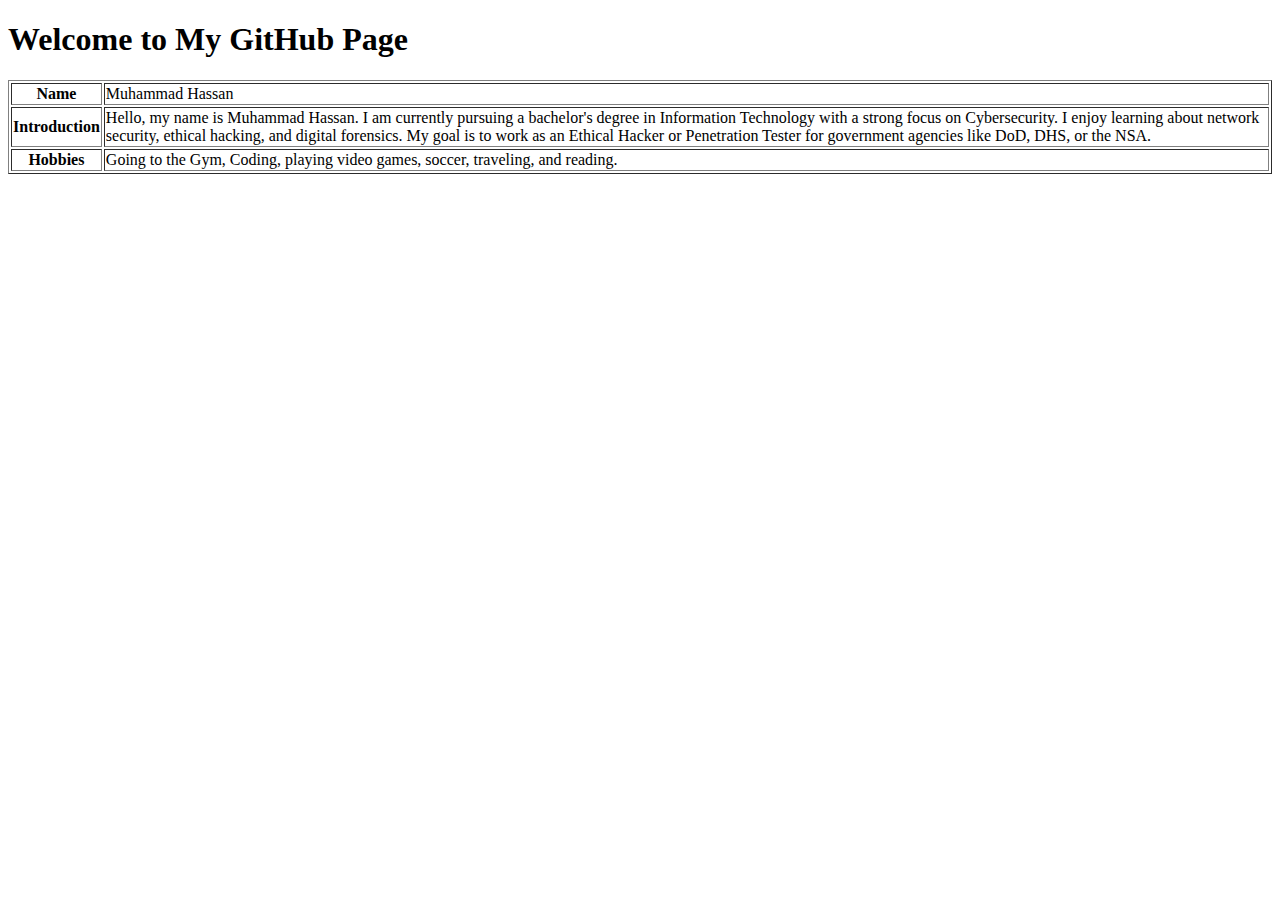
<file: index.html>
<!DOCTYPE html>
<html lang="en">
<head>
    <meta charset="UTF-8">
    <meta name="viewport" content="width=device-width, initial-scale=1.0">
    <title>My GitHub Page</title>
</head>
<body>
    <h1>Welcome to My GitHub Page</h1>
    <table border="1">
        <tr>
            <th>Name</th>
            <td>Muhammad Hassan</td>
        </tr>
        <tr>
            <th>Introduction</th>
            <td>
                Hello, my name is Muhammad Hassan. I am currently pursuing a bachelor's degree in Information Technology with a strong focus on Cybersecurity.
                I enjoy learning about network security, ethical hacking, and digital forensics. My goal is to work as an Ethical Hacker or Penetration Tester for government agencies like DoD, DHS, or the NSA.
            </td>
        </tr>
        <tr>
            <th>Hobbies</th>
            <td>Going to the Gym, Coding, playing video games, soccer, traveling, and reading.</td>
        </tr>
    </table>
</body>
</html>
</file>
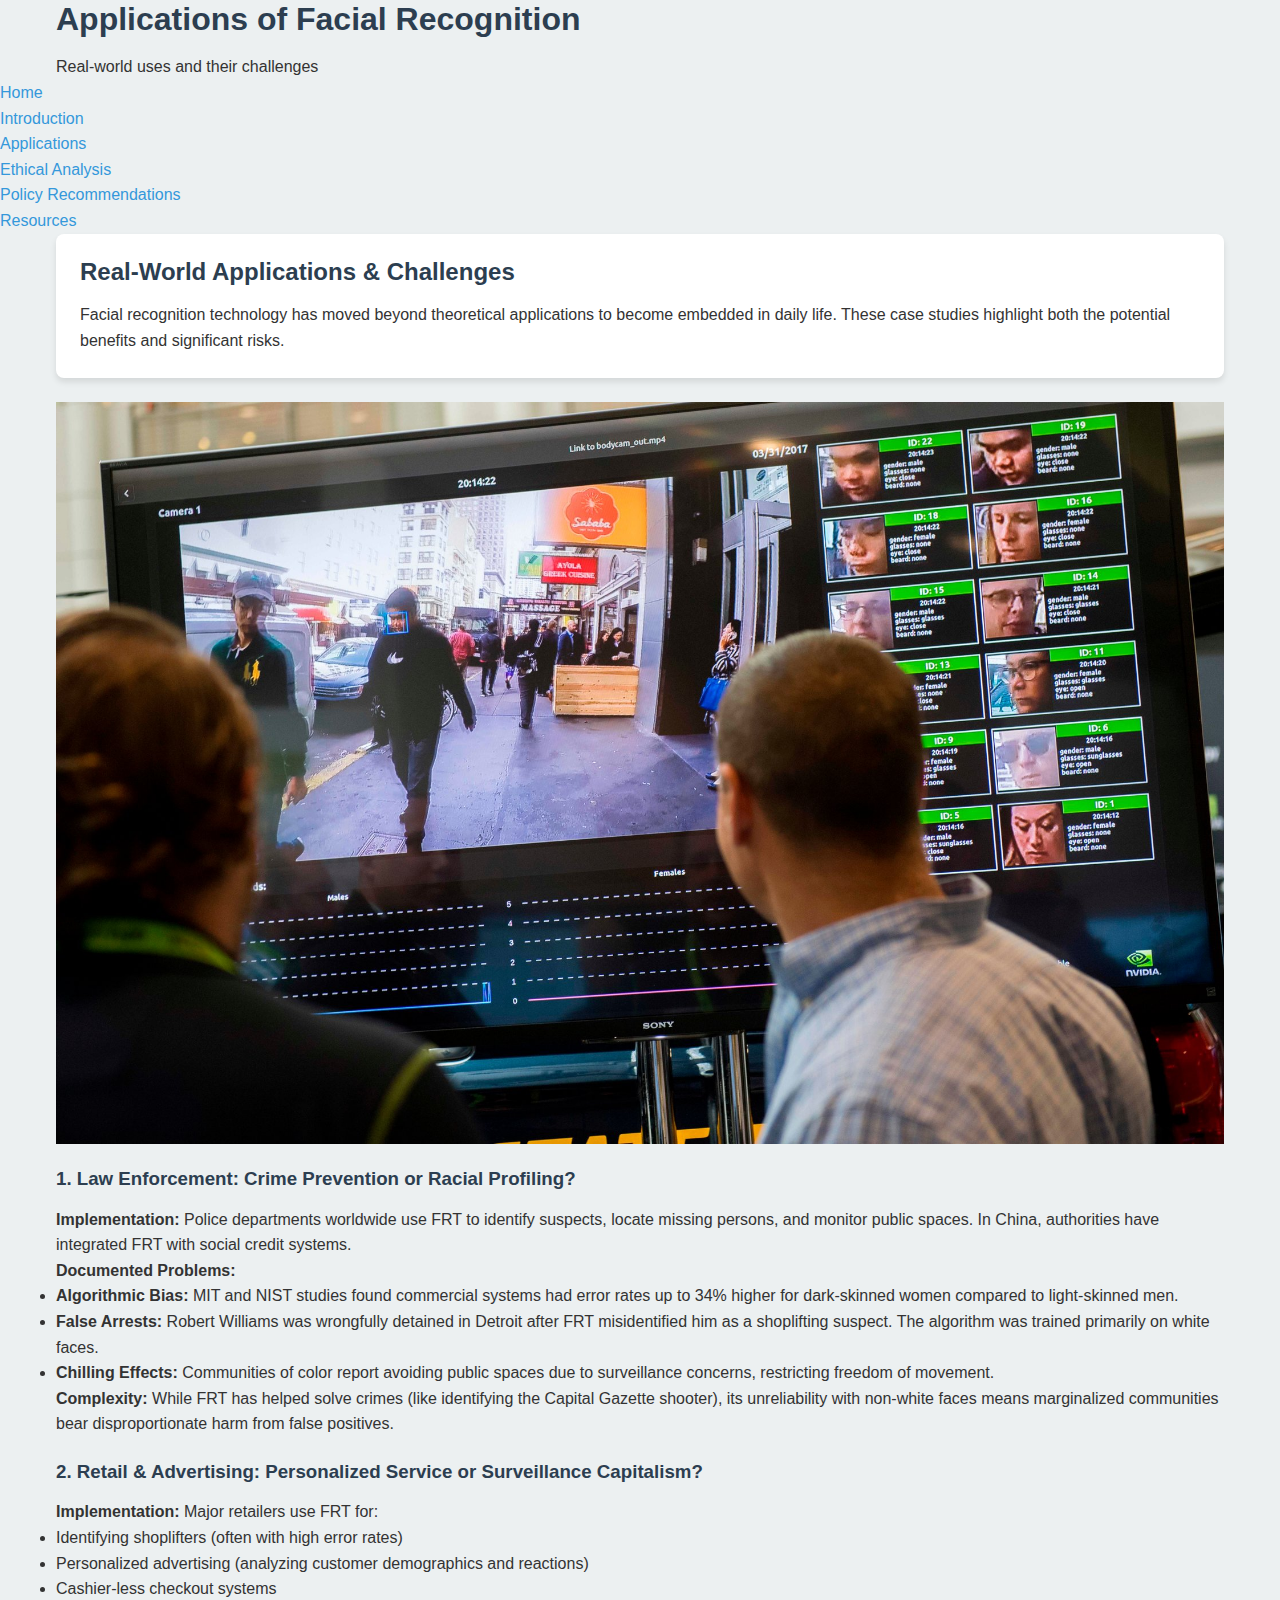
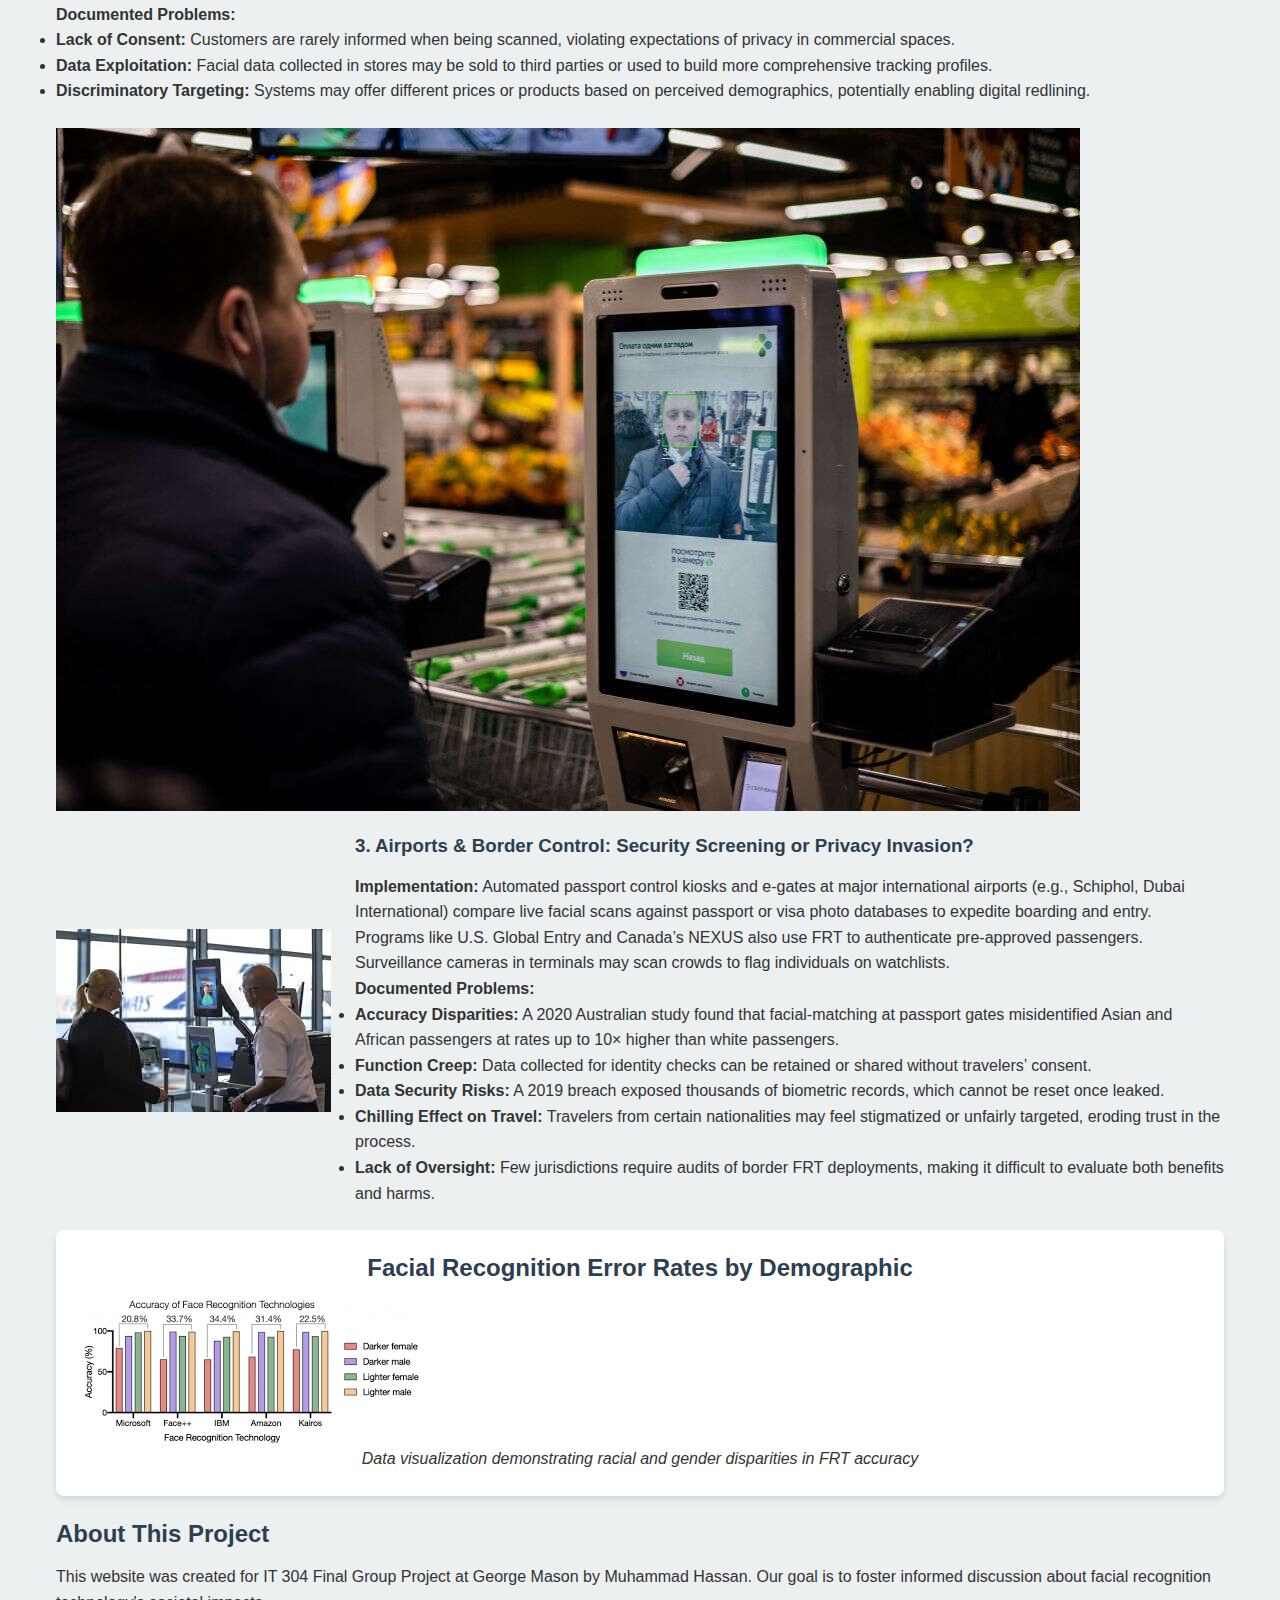
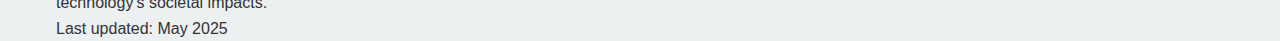
<file: applications.html>
<!DOCTYPE html>
<html lang="en">
<head>
    <meta charset="UTF-8">
    <meta name="viewport" content="width=device-width, initial-scale=1.0">
    <title>FRT Applications | FRT Project</title>
    <link rel="stylesheet" href="style.css">
</head>
<body>
    <header>
        <div class="container">
            <h1>Applications of Facial Recognition</h1>
            <p>Real-world uses and their challenges</p>
        </div>
    </header>

    <nav>
        <ul>
            <li><a href="index.html">Home</a></li>
            <li><a href="introduction.html">Introduction</a></li>
            <li><a href="applications.html">Applications</a></li>
            <li><a href="ethics.html">Ethical Analysis</a></li>
            <li><a href="policy.html">Policy Recommendations</a></li>
            <li><a href="resources.html">Resources</a></li>
        </ul>
    </nav>

    <div class="container">
        <section>
            <div class="card">
                <h2>Real-World Applications & Challenges</h2>
                <p>Facial recognition technology has moved beyond theoretical applications to become embedded in daily life. These case studies highlight both the potential benefits and significant risks.</p>
            </div>

            <div class="case-study">
                <img src="law-enforcement-frt.jpg" alt="Police using facial recognition">
                <div class="case-study-content">
                    <h3>1. Law Enforcement: Crime Prevention or Racial Profiling?</h3>
                    <p><strong>Implementation:</strong> Police departments worldwide use FRT to identify suspects, locate missing persons, and monitor public spaces. In China, authorities have integrated FRT with social credit systems.</p>

                    <p><strong>Documented Problems:</strong></p>
                    <ul>
                        <li><strong>Algorithmic Bias:</strong> MIT and NIST studies found commercial systems had error rates up to 34% higher for dark-skinned women compared to light-skinned men.</li>
                        <li><strong>False Arrests:</strong> Robert Williams was wrongfully detained in Detroit after FRT misidentified him as a shoplifting suspect. The algorithm was trained primarily on white faces.</li>
                        <li><strong>Chilling Effects:</strong> Communities of color report avoiding public spaces due to surveillance concerns, restricting freedom of movement.</li>
                    </ul>

                    <p><strong>Complexity:</strong> While FRT has helped solve crimes (like identifying the Capital Gazette shooter), its unreliability with non-white faces means marginalized communities bear disproportionate harm from false positives.</p>
                </div>
            </div>

            <div class="case-study">
                <div class="case-study-content">
                    <h3>2. Retail & Advertising: Personalized Service or Surveillance Capitalism?</h3>
                    <p><strong>Implementation:</strong> Major retailers use FRT for:</p>
                    <ul>
                        <li>Identifying shoplifters (often with high error rates)</li>
                        <li>Personalized advertising (analyzing customer demographics and reactions)</li>
                        <li>Cashier-less checkout systems</li>
                    </ul>

                    <p><strong>Documented Problems:</strong></p>
                    <ul>
                        <li><strong>Lack of Consent:</strong> Customers are rarely informed when being scanned, violating expectations of privacy in commercial spaces.</li>
                        <li><strong>Data Exploitation:</strong> Facial data collected in stores may be sold to third parties or used to build more comprehensive tracking profiles.</li>
                        <li><strong>Discriminatory Targeting:</strong> Systems may offer different prices or products based on perceived demographics, potentially enabling digital redlining.</li>
                    </ul>
                </div>
                <img src="retail-frt.jpg" alt="Retail facial recognition">
            </div>

                        <div class="case-study">
                <img src="airport-frt.jpg" alt="Airport facial recognition in use">
                <div class="case-study-content">
                    <h3>3. Airports & Border Control: Security Screening or Privacy Invasion?</h3>
                    <p><strong>Implementation:</strong> Automated passport control kiosks and e-gates at major international airports (e.g., Schiphol, Dubai International) compare live facial scans against passport or visa photo databases to expedite boarding and entry. Programs like U.S. Global Entry and Canada’s NEXUS also use FRT to authenticate pre-approved passengers. Surveillance cameras in terminals may scan crowds to flag individuals on watchlists.</p>

                    <p><strong>Documented Problems:</strong></p>
                    <ul>
                        <li><strong>Accuracy Disparities:</strong> A 2020 Australian study found that facial-matching at passport gates misidentified Asian and African passengers at rates up to 10× higher than white passengers.</li>
                        <li><strong>Function Creep:</strong> Data collected for identity checks can be retained or shared without travelers’ consent.</li>
                        <li><strong>Data Security Risks:</strong> A 2019 breach exposed thousands of biometric records, which cannot be reset once leaked.</li>
                        <li><strong>Chilling Effect on Travel:</strong> Travelers from certain nationalities may feel stigmatized or unfairly targeted, eroding trust in the process.</li>
                        <li><strong>Lack of Oversight:</strong> Few jurisdictions require audits of border FRT deployments, making it difficult to evaluate both benefits and harms.</li>
                    </ul>
                </div>
            </div>


            
            <div class="infographic">
                <h2>Facial Recognition Error Rates by Demographic</h2>
                <img src="frt-error-rates.png" alt="FRT error rates by demographic">
                <p><em>Data visualization demonstrating racial and gender disparities in FRT accuracy</em></p>
            </div>
        </section>
    </div>

    <footer>
        <div class="container">
            <h2>About This Project</h2>
            <p>This website was created for IT 304 Final Group Project at George Mason by Muhammad Hassan. Our goal is to foster informed discussion about facial recognition technology's societal impacts.</p>
            <p>Last updated: May 2025</p>
        </div>
    </footer>
</body>
</html>
</file>
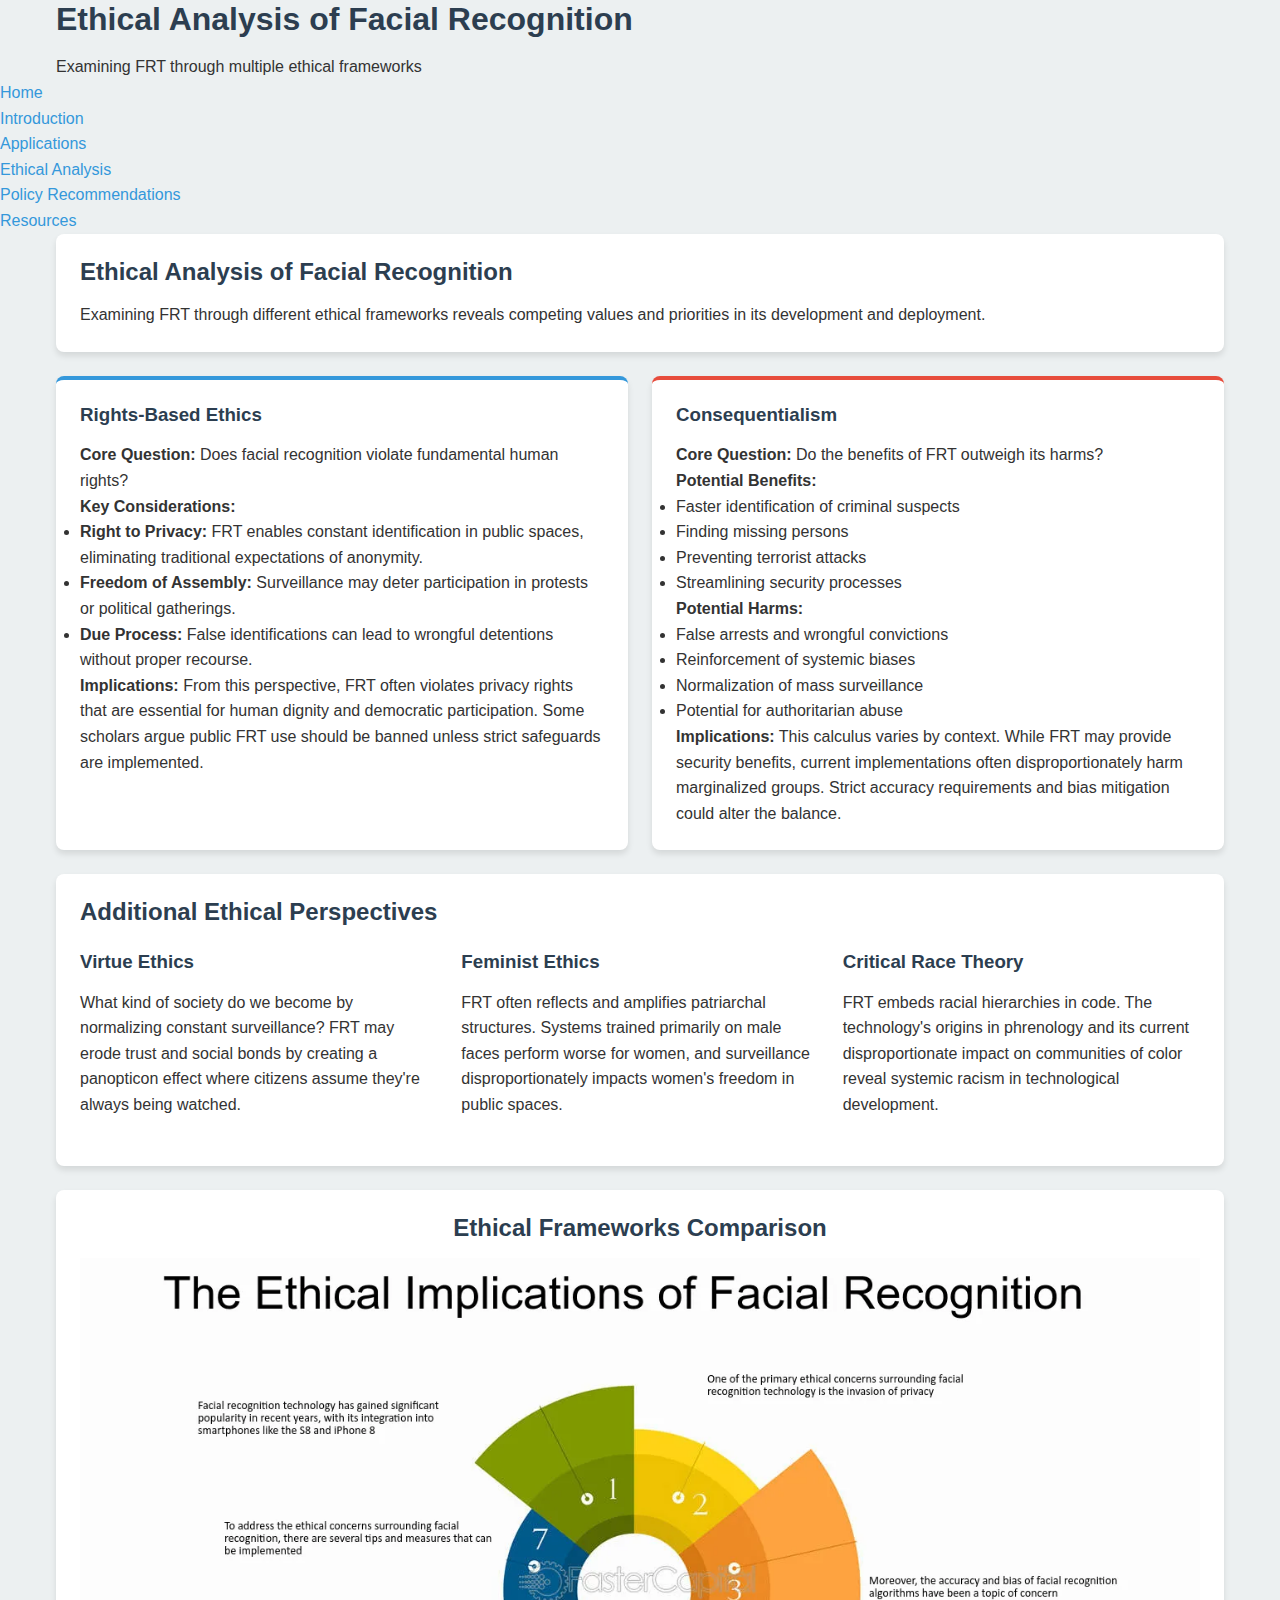
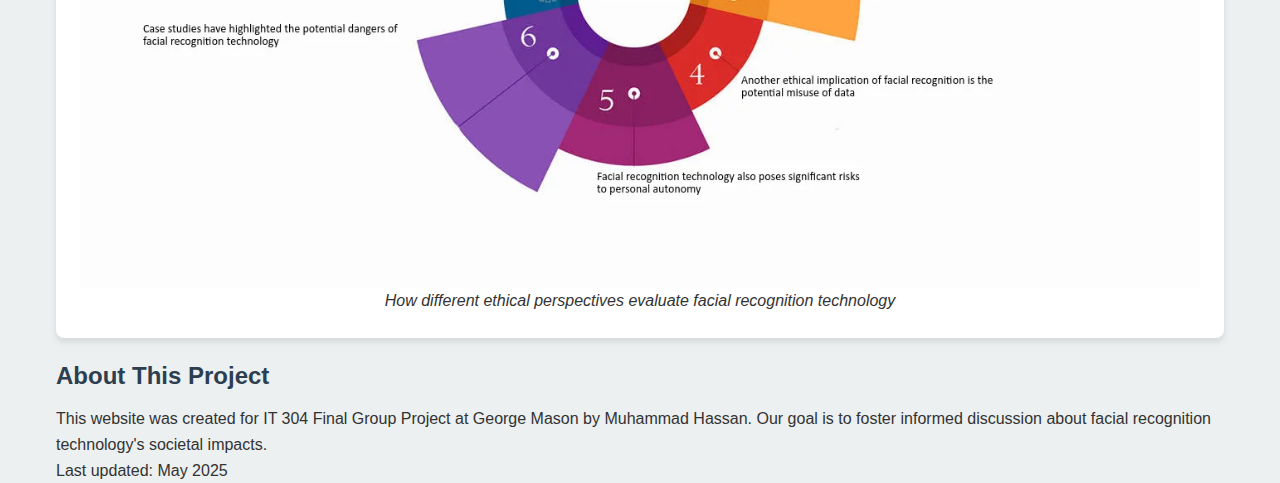
<file: ethics.html>
<!DOCTYPE html>
<html lang="en">
<head>
    <meta charset="UTF-8">
    <meta name="viewport" content="width=device-width, initial-scale=1.0">
    <title>Ethical Analysis | FRT Project</title>
    <link rel="stylesheet" href="style.css">
</head>
<body>
    <header>
        <div class="container">
            <h1>Ethical Analysis of Facial Recognition</h1>
            <p>Examining FRT through multiple ethical frameworks</p>
        </div>
    </header>

    <nav>
        <ul>
            <li><a href="index.html">Home</a></li>
            <li><a href="introduction.html">Introduction</a></li>
            <li><a href="applications.html">Applications</a></li>
            <li><a href="ethics.html">Ethical Analysis</a></li>
            <li><a href="policy.html">Policy Recommendations</a></li>
            <li><a href="resources.html">Resources</a></li>
        </ul>
    </nav>

    <div class="container">
        <section>
            <div class="card">
                <h2>Ethical Analysis of Facial Recognition</h2>
                <p>Examining FRT through different ethical frameworks reveals competing values and priorities in its development and deployment.</p>
            </div>

            <div class="ethical-lens">
                <div class="lens">
                    <h3>Rights-Based Ethics</h3>
                    <p><strong>Core Question:</strong> Does facial recognition violate fundamental human rights?</p>

                    <p><strong>Key Considerations:</strong></p>
                    <ul>
                        <li><strong>Right to Privacy:</strong> FRT enables constant identification in public spaces, eliminating traditional expectations of anonymity.</li>
                        <li><strong>Freedom of Assembly:</strong> Surveillance may deter participation in protests or political gatherings.</li>
                        <li><strong>Due Process:</strong> False identifications can lead to wrongful detentions without proper recourse.</li>
                    </ul>

                    <p><strong>Implications:</strong> From this perspective, FRT often violates privacy rights that are essential for human dignity and democratic participation. Some scholars argue public FRT use should be banned unless strict safeguards are implemented.</p>
                </div>

                <div class="lens consequentialism">
                    <h3>Consequentialism</h3>
                    <p><strong>Core Question:</strong> Do the benefits of FRT outweigh its harms?</p>

                    <p><strong>Potential Benefits:</strong></p>
                    <ul>
                        <li>Faster identification of criminal suspects</li>
                        <li>Finding missing persons</li>
                        <li>Preventing terrorist attacks</li>
                        <li>Streamlining security processes</li>
                    </ul>

                    <p><strong>Potential Harms:</strong></p>
                    <ul>
                        <li>False arrests and wrongful convictions</li>
                        <li>Reinforcement of systemic biases</li>
                        <li>Normalization of mass surveillance</li>
                        <li>Potential for authoritarian abuse</li>
                    </ul>

                    <p><strong>Implications:</strong> This calculus varies by context. While FRT may provide security benefits, current implementations often disproportionately harm marginalized groups. Strict accuracy requirements and bias mitigation could alter the balance.</p>
                </div>
            </div>

            <div class="card">
                <h2>Additional Ethical Perspectives</h2>

                <div class="grid">
                    <div>
                        <h3>Virtue Ethics</h3>
                        <p>What kind of society do we become by normalizing constant surveillance? FRT may erode trust and social bonds by creating a panopticon effect where citizens assume they're always being watched.</p>
                    </div>
                    <div>
                        <h3>Feminist Ethics</h3>
                        <p>FRT often reflects and amplifies patriarchal structures. Systems trained primarily on male faces perform worse for women, and surveillance disproportionately impacts women's freedom in public spaces.</p>
                    </div>
                    <div>
                        <h3>Critical Race Theory</h3>
                        <p>FRT embeds racial hierarchies in code. The technology's origins in phrenology and its current disproportionate impact on communities of color reveal systemic racism in technological development.</p>
                    </div>
                </div>
            </div>

            <div class="infographic">
                <h2>Ethical Frameworks Comparison</h2>
                <img src="ethics-comparison.png" alt="Ethical frameworks comparison">
                <p><em>How different ethical perspectives evaluate facial recognition technology</em></p>
            </div>
        </section>
    </div>

    <footer>
        <div class="container">
            <h2>About This Project</h2>
            <p>This website was created for IT 304 Final Group Project at George Mason by Muhammad Hassan. Our goal is to foster informed discussion about facial recognition technology's societal impacts.</p>
            <p>Last updated: May 2025</p>
        </div>
    </footer>
</body>
</html>
</file>
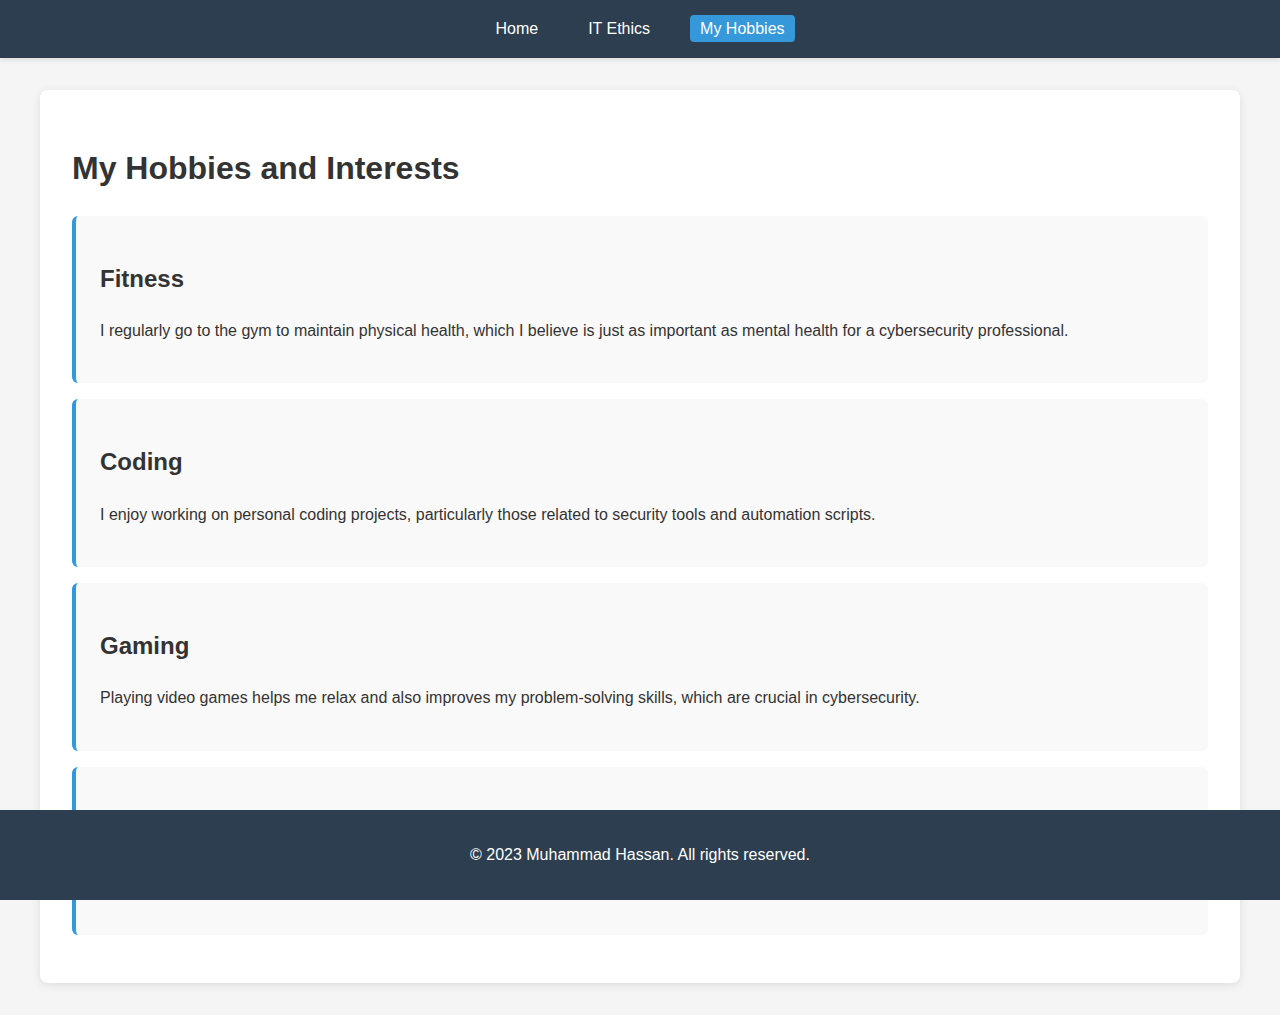
<file: hobbies.html>
<!DOCTYPE html>
<html lang="en">
<head>
    <meta charset="UTF-8">
    <meta name="viewport" content="width=device-width, initial-scale=1.0">
    <title>My Hobbies - GitHub Page</title>
    <link rel="stylesheet" href="styles.css">
</head>
<body>
    <header>
        <nav>
            <ul>
                <li><a href="index.html">Home</a></li>
                <li><a href="ethics.html">IT Ethics</a></li>
                <li><a href="hobbies.html" class="active">My Hobbies</a></li>
            </ul>
        </nav>
    </header>

    <main>
        <section class="hobbies-section">
            <h1>My Hobbies and Interests</h1>

            <div class="hobby-card">
                <h2>Fitness</h2>
                <p>I regularly go to the gym to maintain physical health, which I believe is just as important as mental health for a cybersecurity professional.</p>
            </div>

            <div class="hobby-card">
                <h2>Coding</h2>
                <p>I enjoy working on personal coding projects, particularly those related to security tools and automation scripts.</p>
            </div>

            <div class="hobby-card">
                <h2>Gaming</h2>
                <p>Playing video games helps me relax and also improves my problem-solving skills, which are crucial in cybersecurity.</p>
            </div>

            <div class="hobby-card">
                <h2>Soccer</h2>
                <p>I love playing soccer as it teaches teamwork and strategy - skills that transfer well to collaborative security projects.</p>
            </div>
        </section>
    </main>

    <footer>
        <p>&copy; 2023 Muhammad Hassan. All rights reserved.</p>
    </footer>
</body>
</html>
</file>
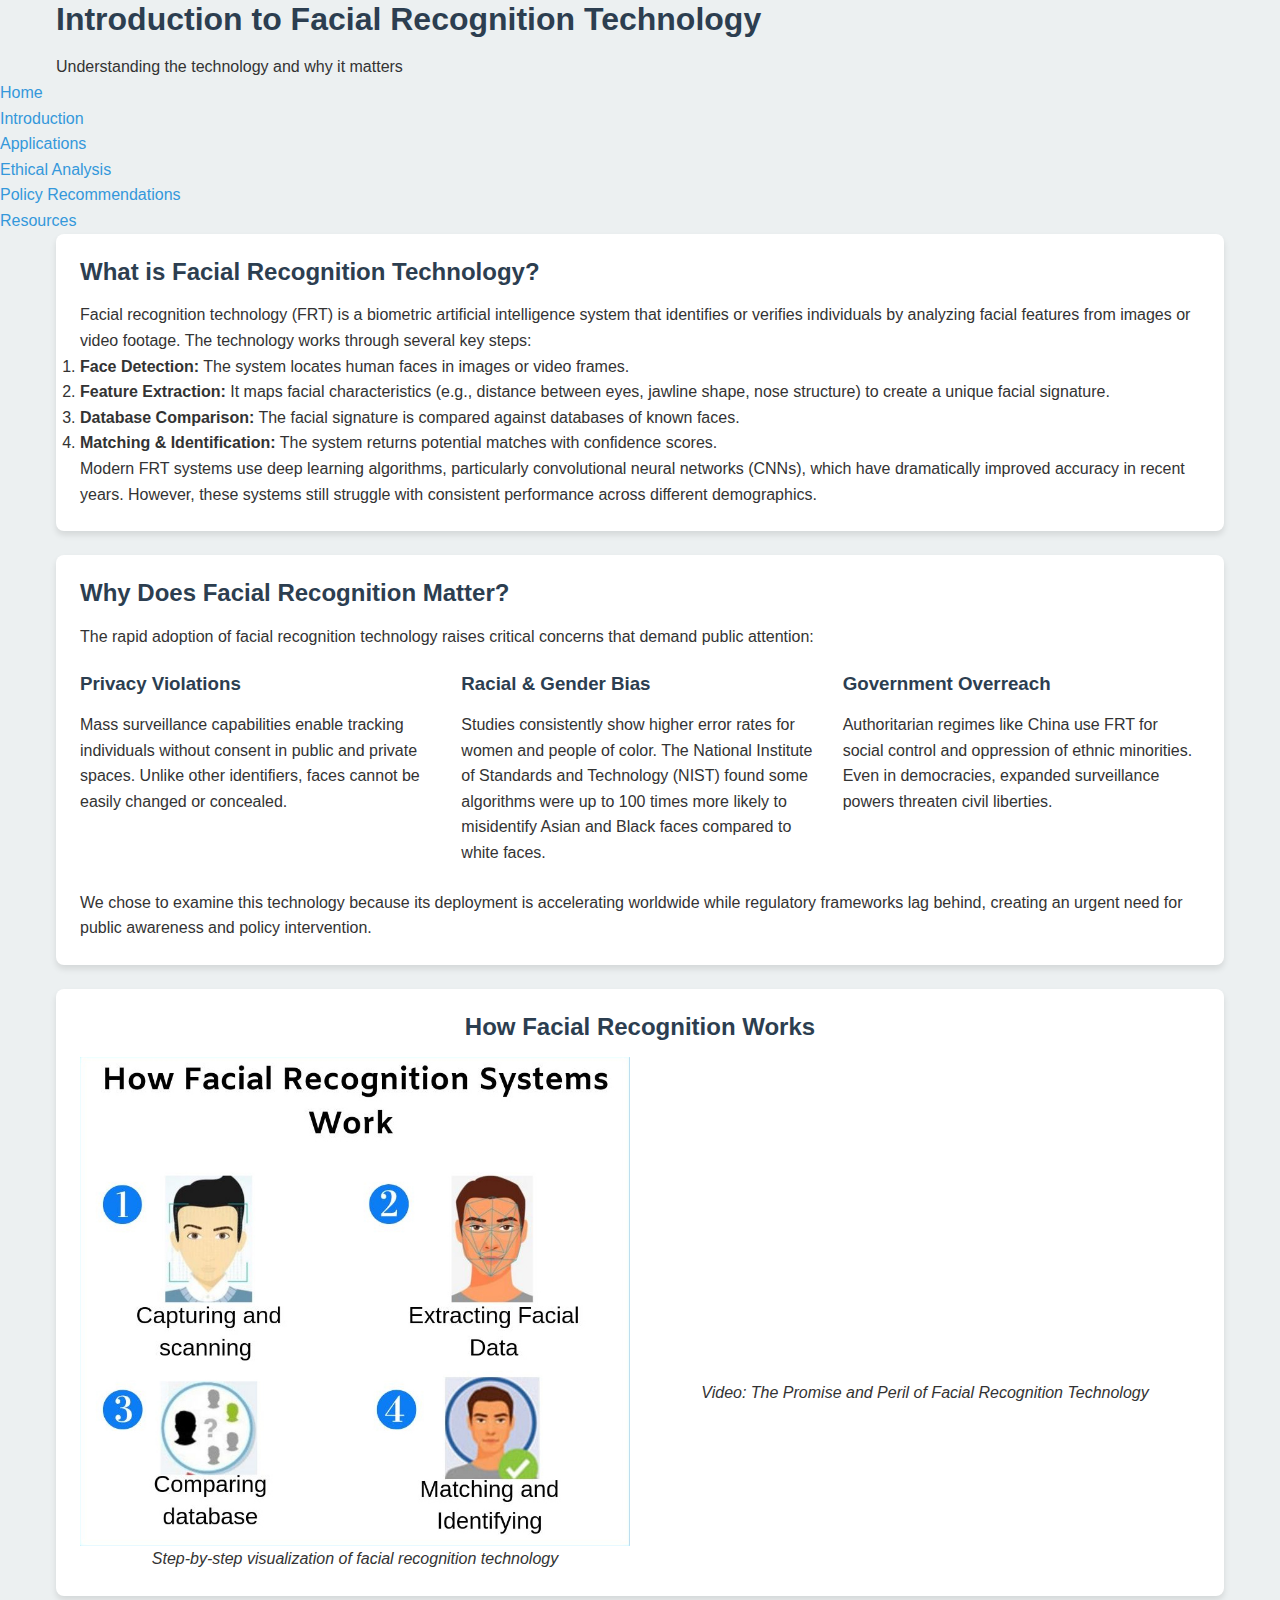
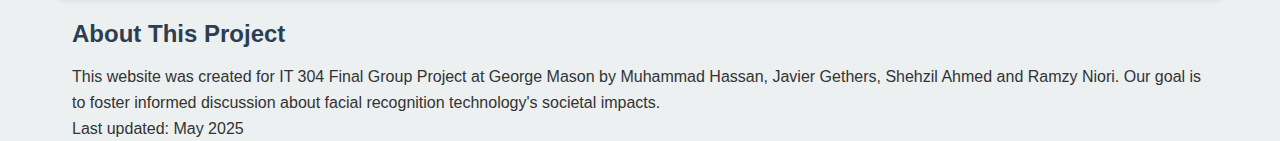
<file: introduction.html>
<!DOCTYPE html>
<html lang="en">
<head>
    <meta charset="UTF-8">
    <meta name="viewport" content="width=device-width, initial-scale=1.0">
    <title>Introduction to Facial Recognition | FRT Project</title>
    <link rel="stylesheet" href="style.css">
</head>
<body>
    <header>
        <div class="container">
            <h1>Introduction to Facial Recognition Technology</h1>
            <p>Understanding the technology and why it matters</p>
        </div>
    </header>

    <nav>
        <ul>
            <li><a href="index.html">Home</a></li>
            <li><a href="introduction.html">Introduction</a></li>
            <li><a href="applications.html">Applications</a></li>
            <li><a href="ethics.html">Ethical Analysis</a></li>
            <li><a href="policy.html">Policy Recommendations</a></li>
            <li><a href="resources.html">Resources</a></li>
        </ul>
    </nav>

    <div class="container">
        <section>
            <div class="card">
                <h2>What is Facial Recognition Technology?</h2>
                <p>Facial recognition technology (FRT) is a biometric artificial intelligence system that identifies or verifies individuals by analyzing facial features from images or video footage. The technology works through several key steps:</p>

                <ol>
                    <li><strong>Face Detection:</strong> The system locates human faces in images or video frames.</li>
                    <li><strong>Feature Extraction:</strong> It maps facial characteristics (e.g., distance between eyes, jawline shape, nose structure) to create a unique facial signature.</li>
                    <li><strong>Database Comparison:</strong> The facial signature is compared against databases of known faces.</li>
                    <li><strong>Matching & Identification:</strong> The system returns potential matches with confidence scores.</li>
                </ol>

                <p>Modern FRT systems use deep learning algorithms, particularly convolutional neural networks (CNNs), which have dramatically improved accuracy in recent years. However, these systems still struggle with consistent performance across different demographics.</p>
            </div>

            <div class="card">
                <h2>Why Does Facial Recognition Matter?</h2>
                <p>The rapid adoption of facial recognition technology raises critical concerns that demand public attention:</p>

                <div class="grid">
                    <div>
                        <h3>Privacy Violations</h3>
                        <p>Mass surveillance capabilities enable tracking individuals without consent in public and private spaces. Unlike other identifiers, faces cannot be easily changed or concealed.</p>
                    </div>
                    <div>
                        <h3>Racial & Gender Bias</h3>
                        <p>Studies consistently show higher error rates for women and people of color. The National Institute of Standards and Technology (NIST) found some algorithms were up to 100 times more likely to misidentify Asian and Black faces compared to white faces.</p>
                    </div>
                    <div>
                        <h3>Government Overreach</h3>
                        <p>Authoritarian regimes like China use FRT for social control and oppression of ethnic minorities. Even in democracies, expanded surveillance powers threaten civil liberties.</p>
                    </div>
                </div>

                <p>We chose to examine this technology because its deployment is accelerating worldwide while regulatory frameworks lag behind, creating an urgent need for public awareness and policy intervention.</p>
            </div>

            <div class="infographic">
    <h2>How Facial Recognition Works</h2>
    <div style="display: flex; flex-wrap: wrap; gap: 20px; align-items: flex-start;">
        <div style="flex: 1; min-width: 300px;">
            <img src="frt-process.png" alt="Facial recognition process infographic" style="width: 100%; height: auto;">
            <p><em>Step-by-step visualization of facial recognition technology</em></p>
        </div>
        <div style="flex: 1; min-width: 300px;">
            <iframe width="100%" height="315" src="https://www.youtube.com/embed/YX8BzK_LU0E" title="YouTube video player" frameborder="0" allowfullscreen></iframe>
            <p><em>Video: The Promise and Peril of Facial Recognition Technology</em></p>
        </div>
    </div>
</div>


    <footer>
        <div class="container">
            <h2>About This Project</h2>
            <p>This website was created for IT 304 Final Group Project at George Mason by Muhammad Hassan, Javier Gethers, Shehzil Ahmed and Ramzy Niori. Our goal is to foster informed discussion about facial recognition technology's societal impacts.</p>
            <p>Last updated: May 2025</p>
        </div>
    </footer>
</body>
</html>
</file>
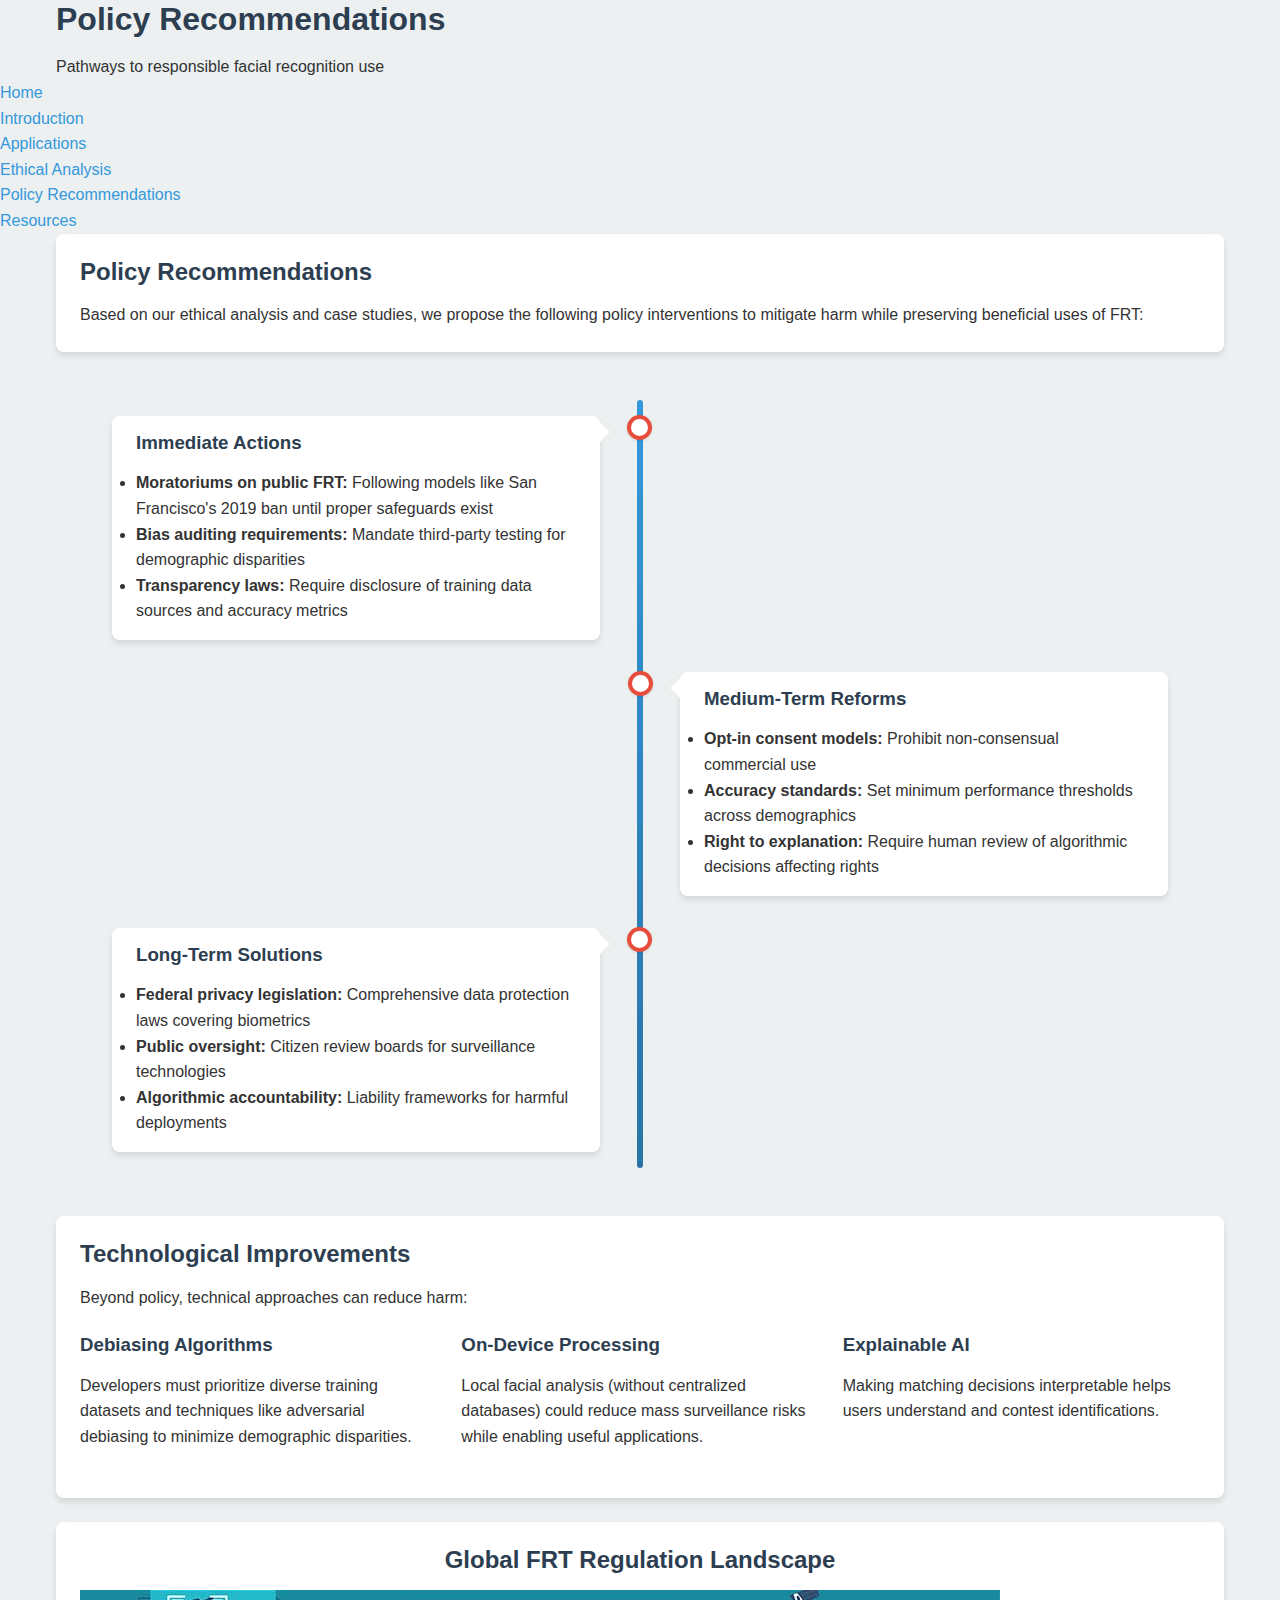
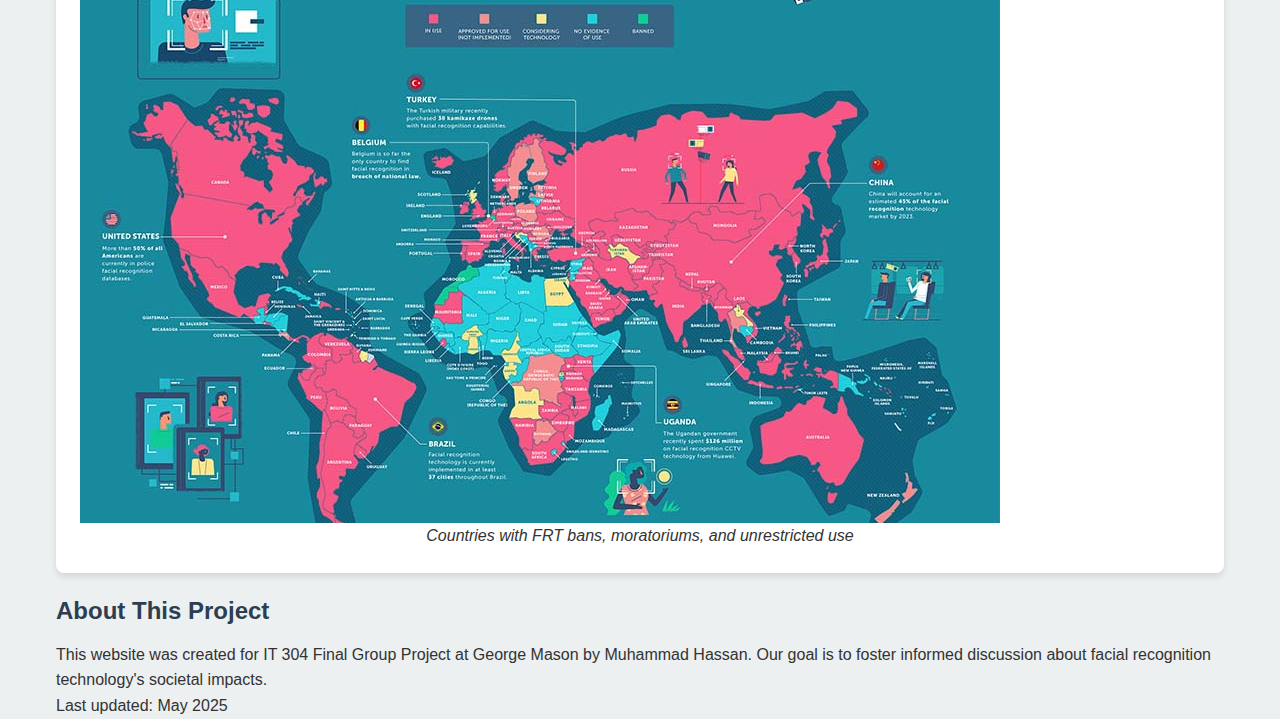
<file: policy.html>
<!DOCTYPE html>
<html lang="en">
<head>
    <meta charset="UTF-8">
    <meta name="viewport" content="width=device-width, initial-scale=1.0">
    <title>Policy Recommendations | FRT Project</title>
    <link rel="stylesheet" href="style.css">
</head>
<body>
    <header>
        <div class="container">
            <h1>Policy Recommendations</h1>
            <p>Pathways to responsible facial recognition use</p>
        </div>
    </header>

    <nav>
        <ul>
            <li><a href="index.html">Home</a></li>
            <li><a href="introduction.html">Introduction</a></li>
            <li><a href="applications.html">Applications</a></li>
            <li><a href="ethics.html">Ethical Analysis</a></li>
            <li><a href="policy.html">Policy Recommendations</a></li>
            <li><a href="resources.html">Resources</a></li>
        </ul>
    </nav>

    <div class="container">
        <section>
            <div class="card">
                <h2>Policy Recommendations</h2>
                <p>Based on our ethical analysis and case studies, we propose the following policy interventions to mitigate harm while preserving beneficial uses of FRT:</p>
            </div>

            <div class="timeline">
                <div class="timeline-item left">
                    <div class="timeline-content">
                        <h3>Immediate Actions</h3>
                        <ul>
                            <li><strong>Moratoriums on public FRT:</strong> Following models like San Francisco's 2019 ban until proper safeguards exist</li>
                            <li><strong>Bias auditing requirements:</strong> Mandate third-party testing for demographic disparities</li>
                            <li><strong>Transparency laws:</strong> Require disclosure of training data sources and accuracy metrics</li>
                        </ul>
                    </div>
                </div>
                <div class="timeline-item right">
                    <div class="timeline-content">
                        <h3>Medium-Term Reforms</h3>
                        <ul>
                            <li><strong>Opt-in consent models:</strong> Prohibit non-consensual commercial use</li>
                            <li><strong>Accuracy standards:</strong> Set minimum performance thresholds across demographics</li>
                            <li><strong>Right to explanation:</strong> Require human review of algorithmic decisions affecting rights</li>
                        </ul>
                    </div>
                </div>
                <div class="timeline-item left">
                    <div class="timeline-content">
                        <h3>Long-Term Solutions</h3>
                        <ul>
                            <li><strong>Federal privacy legislation:</strong> Comprehensive data protection laws covering biometrics</li>
                            <li><strong>Public oversight:</strong> Citizen review boards for surveillance technologies</li>
                            <li><strong>Algorithmic accountability:</strong> Liability frameworks for harmful deployments</li>
                        </ul>
                    </div>
                </div>
            </div>

            <div class="card">
                <h2>Technological Improvements</h2>
                <p>Beyond policy, technical approaches can reduce harm:</p>

                <div class="grid">
                    <div>
                        <h3>Debiasing Algorithms</h3>
                        <p>Developers must prioritize diverse training datasets and techniques like adversarial debiasing to minimize demographic disparities.</p>
                    </div>
                    <div>
                        <h3>On-Device Processing</h3>
                        <p>Local facial analysis (without centralized databases) could reduce mass surveillance risks while enabling useful applications.</p>
                    </div>
                    <div>
                        <h3>Explainable AI</h3>
                        <p>Making matching decisions interpretable helps users understand and contest identifications.</p>
                    </div>
                </div>
            </div>

            <div class="infographic">
                <h2>Global FRT Regulation Landscape</h2>
                <img src="global-regulation.png" alt="Global FRT regulation map">
                <p><em>Countries with FRT bans, moratoriums, and unrestricted use</em></p>
            </div>
        </section>
    </div>

    <footer>
        <div class="container">
            <h2>About This Project</h2>
            <p>This website was created for IT 304 Final Group Project at George Mason by Muhammad Hassan. Our goal is to foster informed discussion about facial recognition technology's societal impacts.</p>
            <p>Last updated: May 2025</p>
        </div>
    </footer>
</body>
</html>
</file>
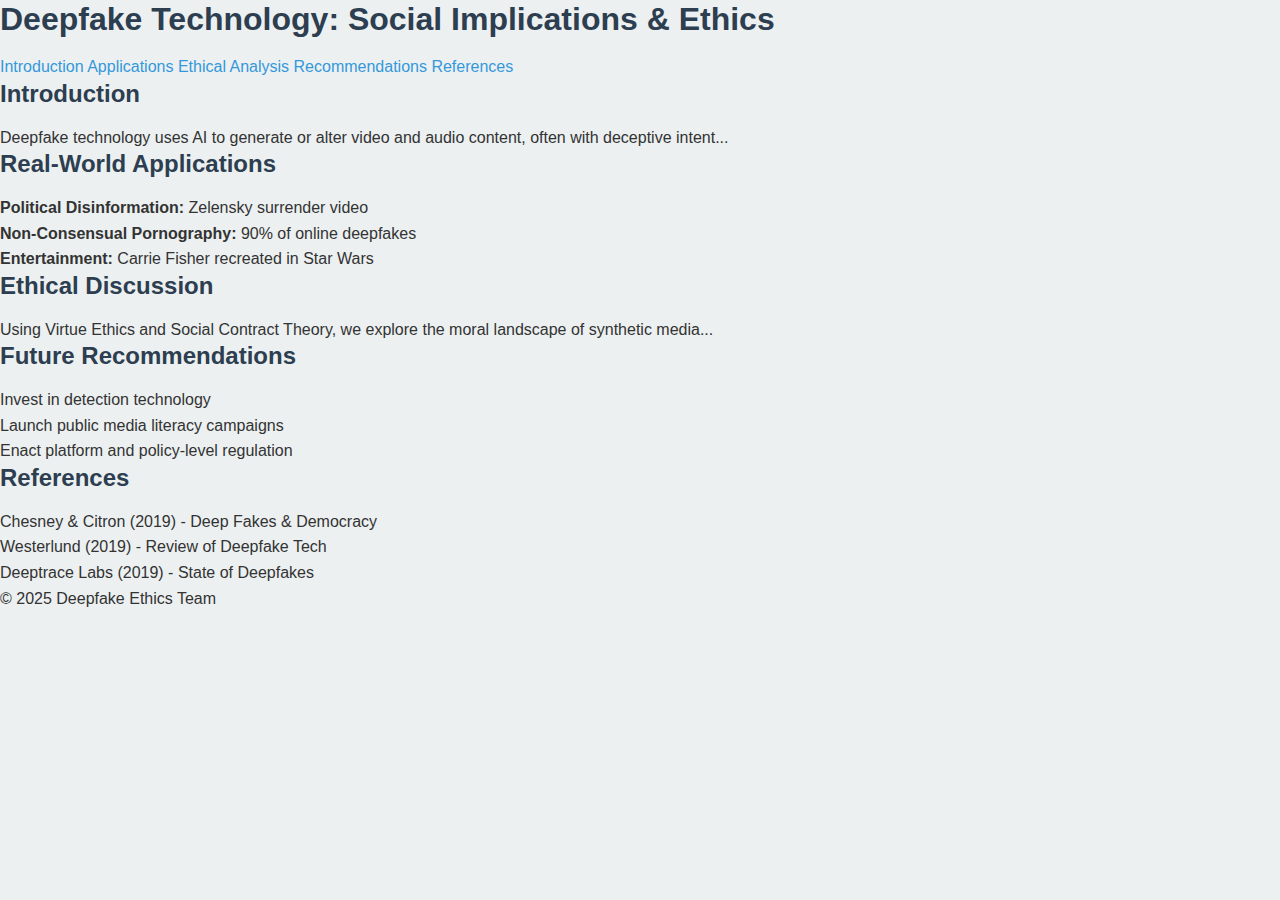
<file: project.html>
<!DOCTYPE html>
<html lang="en">
<head>
  <meta charset="UTF-8" />
  <meta name="viewport" content="width=device-width, initial-scale=1.0" />
  <title>Deepfakes and Society</title>
  <link rel="stylesheet" href="style.css" />
</head>
<body>
  <header>
    <h1>Deepfake Technology: Social Implications & Ethics</h1>
    <nav>
      <a href="#intro">Introduction</a>
      <a href="#applications">Applications</a>
      <a href="#ethics">Ethical Analysis</a>
      <a href="#recommendations">Recommendations</a>
      <a href="#references">References</a>
    </nav>
  </header>

  <section id="intro">
    <h2>Introduction</h2>
    <p>Deepfake technology uses AI to generate or alter video and audio content, often with deceptive intent...</p>
  </section>

  <section id="applications">
    <h2>Real-World Applications</h2>
    <ul>
      <li><strong>Political Disinformation:</strong> Zelensky surrender video</li>
      <li><strong>Non-Consensual Pornography:</strong> 90% of online deepfakes</li>
      <li><strong>Entertainment:</strong> Carrie Fisher recreated in Star Wars</li>
    </ul>
  </section>

  <section id="ethics">
    <h2>Ethical Discussion</h2>
    <p>Using Virtue Ethics and Social Contract Theory, we explore the moral landscape of synthetic media...</p>
  </section>

  <section id="recommendations">
    <h2>Future Recommendations</h2>
    <ul>
      <li>Invest in detection technology</li>
      <li>Launch public media literacy campaigns</li>
      <li>Enact platform and policy-level regulation</li>
    </ul>
  </section>

  <section id="references">
    <h2>References</h2>
    <ul>
      <li>Chesney & Citron (2019) - Deep Fakes & Democracy</li>
      <li>Westerlund (2019) - Review of Deepfake Tech</li>
      <li>Deeptrace Labs (2019) - State of Deepfakes</li>
    </ul>
  </section>

  <footer>
    <p>© 2025 Deepfake Ethics Team</p>
  </footer>
</body>
</html>
</file>
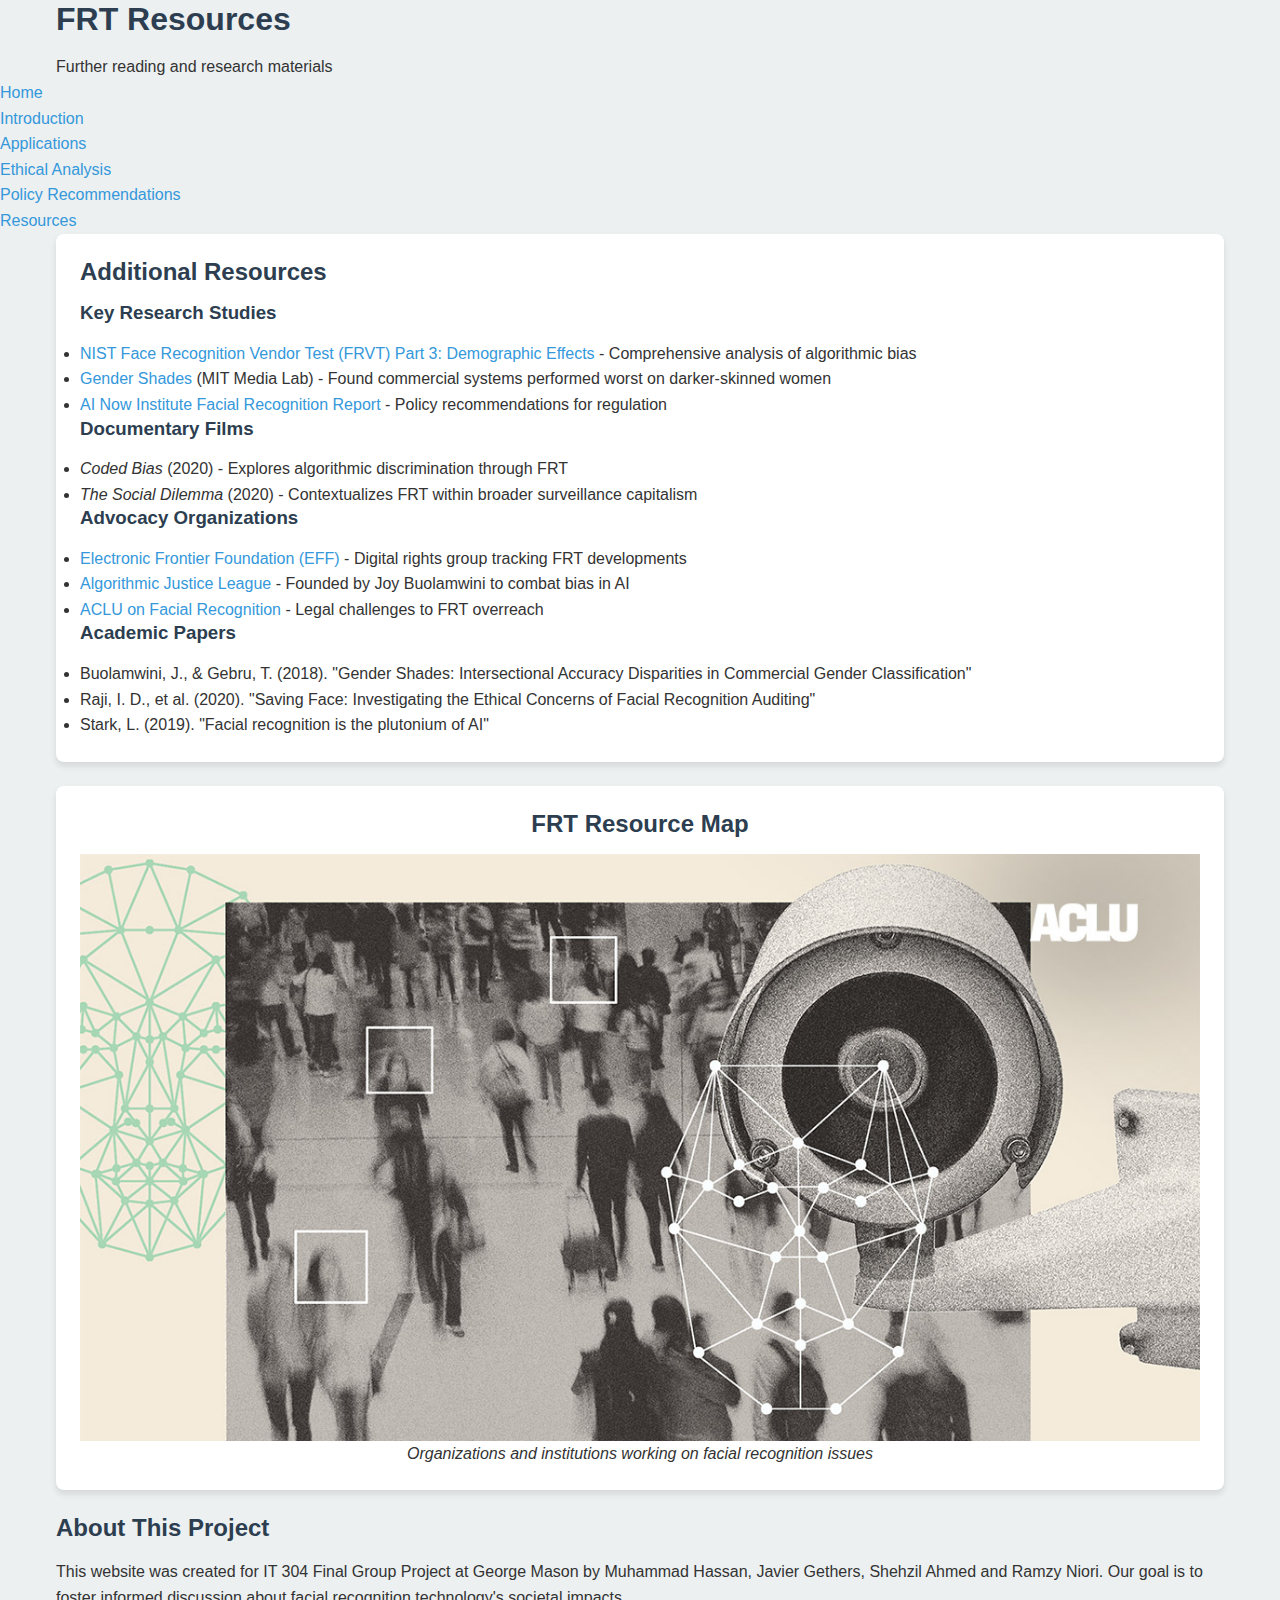
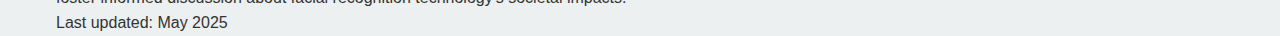
<file: resources.html>
<!DOCTYPE html>
<html lang="en">
<head>
    <meta charset="UTF-8">
    <meta name="viewport" content="width=device-width, initial-scale=1.0">
    <title>Resources | FRT Project</title>
    <link rel="stylesheet" href="style.css">
</head>
<body>
    <header>
        <div class="container">
            <h1>FRT Resources</h1>
            <p>Further reading and research materials</p>
        </div>
    </header>

    <nav>
        <ul>
            <li><a href="index.html">Home</a></li>
            <li><a href="introduction.html">Introduction</a></li>
            <li><a href="applications.html">Applications</a></li>
            <li><a href="ethics.html">Ethical Analysis</a></li>
            <li><a href="policy.html">Policy Recommendations</a></li>
            <li><a href="resources.html">Resources</a></li>
        </ul>
    </nav>

    <div class="container">
        <section>
            <div class="card">
                <h2>Additional Resources</h2>

                <h3>Key Research Studies</h3>
                <ul>
                    <li><a href="https://nvlpubs.nist.gov/nistpubs/ir/2019/NIST.IR.8280.pdf">NIST Face Recognition Vendor Test (FRVT) Part 3: Demographic Effects</a> - Comprehensive analysis of algorithmic bias</li>
                    <li><a href="http://gendershades.org/">Gender Shades</a> (MIT Media Lab) - Found commercial systems performed worst on darker-skinned women</li>
                    <li><a href="https://ainowinstitute.org/report/facial-recognition">AI Now Institute Facial Recognition Report</a> - Policy recommendations for regulation</li>
                </ul>

                <h3>Documentary Films</h3>
                <ul>
                    <li><em>Coded Bias</em> (2020) - Explores algorithmic discrimination through FRT</li>
                    <li><em>The Social Dilemma</em> (2020) - Contextualizes FRT within broader surveillance capitalism</li>
                </ul>

                <h3>Advocacy Organizations</h3>
                <ul>
                    <li><a href="https://www.eff.org/issues/face-recognition">Electronic Frontier Foundation (EFF)</a> - Digital rights group tracking FRT developments</li>
                    <li><a href="https://www.ajl.org/">Algorithmic Justice League</a> - Founded by Joy Buolamwini to combat bias in AI</li>
                    <li><a href="https://www.aclu.org/issues/privacy-technology/surveillance-technologies/face-recognition-technology">ACLU on Facial Recognition</a> - Legal challenges to FRT overreach</li>
                </ul>

                <h3>Academic Papers</h3>
                <ul>
                    <li>Buolamwini, J., & Gebru, T. (2018). "Gender Shades: Intersectional Accuracy Disparities in Commercial Gender Classification"</li>
                    <li>Raji, I. D., et al. (2020). "Saving Face: Investigating the Ethical Concerns of Facial Recognition Auditing"</li>
                    <li>Stark, L. (2019). "Facial recognition is the plutonium of AI"</li>
                </ul>
            </div>

            <div class="infographic">
                <h2>FRT Resource Map</h2>
                <img src="resource-map.png" alt="FRT resource map">
                <p><em>Organizations and institutions working on facial recognition issues</em></p>
            </div>
        </section>
    </div>

    <footer>
        <div class="container">
            <h2>About This Project</h2>
            <p>This website was created for IT 304 Final Group Project at George Mason by Muhammad Hassan, Javier Gethers, Shehzil Ahmed and Ramzy Niori. Our goal is to foster informed discussion about facial recognition technology's societal impacts.</p>
            <p>Last updated: May 2025</p>
        </div>
    </footer>
</body>
</html>
</file>
<file: style.css>
/* style.css */
:root {
    /* Color Palette */
    --primary: #2c3e50;
    --primary-light: #3d566e;
    --primary-dark: #1a2634;
    --secondary: #3498db;
    --secondary-light: #5dade2;
    --secondary-dark: #2874a6;
    --accent: #e74c3c;
    --accent-light: #ec7063;
    --accent-dark: #c0392b;
    --light: #ecf0f1;
    --light-gray: #dfe6e9;
    --dark: #2c3e50;
    --darker: #1a2634;
    --text: #333;
    --text-light: #7f8c8d;
    --text-lighter: #bdc3c7;
    
    /* Typography */
    --font-main: 'Inter', 'Segoe UI', Tahoma, Geneva, Verdana, sans-serif;
    --font-heading: 'Montserrat', 'Segoe UI', Tahoma, Geneva, Verdana, sans-serif;
    --font-mono: 'Fira Code', monospace;
    
    /* Spacing */
    --space-xs: 0.25rem;
    --space-sm: 0.5rem;
    --space-md: 1rem;
    --space-lg: 1.5rem;
    --space-xl: 2rem;
    --space-xxl: 3rem;
    
    /* Shadows */
    --shadow-sm: 0 1px 3px rgba(0,0,0,0.12);
    --shadow-md: 0 4px 6px rgba(0,0,0,0.1);
    --shadow-lg: 0 10px 25px rgba(0,0,0,0.1);
    --shadow-inset: inset 0 2px 4px rgba(0,0,0,0.05);
    
    /* Borders */
    --border-radius-sm: 4px;
    --border-radius-md: 8px;
    --border-radius-lg: 12px;
    --border-radius-full: 9999px;
    
    /* Transitions */
    --transition-fast: 0.15s ease;
    --transition-normal: 0.3s ease;
    --transition-slow: 0.5s ease;
    
    /* Gradients */
    --gradient-primary: linear-gradient(135deg, var(--primary), var(--primary-dark));
    --gradient-accent: linear-gradient(135deg, var(--accent), var(--accent-dark));
    --gradient-blue: linear-gradient(135deg, var(--secondary), var(--secondary-dark));
}

/* Base Styles */
*,
*::before,
*::after {
    box-sizing: border-box;
    margin: 0;
    padding: 0;
}

html {
    scroll-behavior: smooth;
    font-size: 16px;
}

body {
    font-family: var(--font-main);
    line-height: 1.6;
    color: var(--text);
    background-color: var(--light);
    -webkit-font-smoothing: antialiased;
    -moz-osx-font-smoothing: grayscale;
}

h1, h2, h3, h4, h5, h6 {
    font-family: var(--font-heading);
    font-weight: 600;
    line-height: 1.2;
    margin-bottom: var(--space-md);
    color: var(--primary);
}

a {
    color: var(--secondary);
    text-decoration: none;
    transition: color var(--transition-fast);
}

a:hover {
    color: var(--secondary-dark);
    text-decoration: underline;
}

img {
    max-width: 100%;
    height: auto;
    display: block;
}

/* Layout Components */
.container {
    width: 100%;
    max-width: 1200px;
    margin: 0 auto;
    padding: 0 var(--space-md);
}

.section {
    padding: var(--space-xxl) 0;
}

.section-title {
    text-align: center;
    margin-bottom: var(--space-xl);
    position: relative;
}

.section-title::after {
    content: '';
    display: block;
    width: 80px;
    height: 4px;
    background: var(--gradient-accent);
    margin: var(--space-md) auto;
    border-radius: var(--border-radius-full);
}

/* Header */
.header {
    background: var(--gradient-primary);
    color: white;
    padding: var(--space-xxl) 0;
    text-align: center;
    position: relative;
    overflow: hidden;
}

.header::after {
    content: "";
    position: absolute;
    bottom: 0;
    left: 0;
    right: 0;
    height: 8px;
    background: var(--gradient-accent);
}

.header-content {
    max-width: 800px;
    margin: 0 auto;
    position: relative;
    z-index: 1;
}

.header-title {
    font-size: 3rem;
    margin-bottom: var(--space-md);
    text-shadow: 2px 2px 4px rgba(0,0,0,0.2);
}

.header-subtitle {
    font-size: 1.25rem;
    opacity: 0.9;
    max-width: 600px;
    margin: 0 auto;
}

/* Navigation */
.navbar {
    background-color: var(--darker);
    padding: var(--space-sm) 0;
    position: sticky;
    top: 0;
    z-index: 1000;
    box-shadow: var(--shadow-md);
}

.nav-container {
    display: flex;
    justify-content: space-between;
    align-items: center;
    flex-wrap: wrap;
}

.nav-logo {
    font-family: var(--font-heading);
    font-weight: 700;
    font-size: 1.25rem;
    color: white;
    padding: var(--space-sm) 0;
}

.nav-menu {
    display: flex;
    list-style: none;
    flex-wrap: wrap;
    gap: var(--space-sm);
}

.nav-link {
    color: white;
    font-weight: 500;
    padding: var(--space-sm) var(--space-md);
    border-radius: var(--border-radius-sm);
    transition: all var(--transition-normal);
    display: inline-block;
}

.nav-link:hover {
    background-color: var(--secondary);
    text-decoration: none;
    transform: translateY(-2px);
}

.nav-link.active {
    background-color: var(--secondary-dark);
}

/* Hero Section */
.hero {
    text-align: center;
    padding: var(--space-xxl) 0;
    background: var(--gradient-blue);
    color: white;
    border-radius: var(--border-radius-md);
    margin-bottom: var(--space-xl);
    position: relative;
    overflow: hidden;
}

.hero::before {
    content: '';
    position: absolute;
    top: -50%;
    left: -50%;
    width: 200%;
    height: 200%;
    background: radial-gradient(circle, rgba(255,255,255,0.1) 0%, rgba(255,255,255,0) 70%);
    animation: pulse 15s infinite linear;
}

@keyframes pulse {
    0% { transform: rotate(0deg); }
    100% { transform: rotate(360deg); }
}

.hero-content {
    position: relative;
    z-index: 1;
    max-width: 800px;
    margin: 0 auto;
}

.hero-title {
    font-size: 2.5rem;
    margin-bottom: var(--space-md);
    text-shadow: 1px 1px 3px rgba(0,0,0,0.3);
}

.hero-text {
    font-size: 1.125rem;
    margin-bottom: var(--space-lg);
    opacity: 0.9;
}

.btn {
    display: inline-block;
    padding: var(--space-sm) var(--space-lg);
    background-color: var(--accent);
    color: white;
    border-radius: var(--border-radius-sm);
    font-weight: 500;
    transition: all var(--transition-normal);
    border: none;
    cursor: pointer;
    text-align: center;
    box-shadow: var(--shadow-sm);
}

.btn:hover {
    background-color: var(--accent-dark);
    transform: translateY(-2px);
    box-shadow: var(--shadow-md);
    text-decoration: none;
}

.btn-secondary {
    background-color: transparent;
    border: 2px solid white;
    margin-left: var(--space-sm);
}

.btn-secondary:hover {
    background-color: rgba(255,255,255,0.1);
}

/* Card Components */
.card {
    background-color: white;
    border-radius: var(--border-radius-md);
    box-shadow: var(--shadow-md);
    padding: var(--space-lg);
    margin-bottom: var(--space-lg);
    transition: all var(--transition-normal);
    overflow: hidden;
    position: relative;
}

.card:hover {
    transform: translateY(-5px);
    box-shadow: var(--shadow-lg);
}

.card-header {
    margin-bottom: var(--space-md);
    padding-bottom: var(--space-sm);
    border-bottom: 2px solid var(--secondary);
}

.card-title {
    color: var(--primary);
    margin-top: 0;
}

.card-badge {
    position: absolute;
    top: 0;
    right: 0;
    background: var(--gradient-accent);
    color: white;
    padding: var(--space-xs) var(--space-sm);
    font-size: 0.75rem;
    font-weight: 600;
    text-transform: uppercase;
    letter-spacing: 1px;
    border-bottom-left-radius: var(--border-radius-sm);
}

/* Grid System */
.grid {
    display: grid;
    grid-template-columns: repeat(auto-fit, minmax(300px, 1fr));
    gap: var(--space-lg);
    margin: var(--space-lg) 0;
}

.grid-item {
    background: white;
    border-radius: var(--border-radius-md);
    overflow: hidden;
    box-shadow: var(--shadow-md);
    transition: all var(--transition-normal);
}

.grid-item:hover {
    transform: translateY(-5px);
    box-shadow: var(--shadow-lg);
}

/* Infographic */
.infographic {
    background-color: white;
    padding: var(--space-lg);
    border-radius: var(--border-radius-md);
    margin: var(--space-lg) 0;
    text-align: center;
    box-shadow: var(--shadow-md);
}

.infographic-image {
    max-width: 100%;
    height: auto;
    border-radius: var(--border-radius-sm);
    margin: 0 auto;
    box-shadow: var(--shadow-sm);
    transition: transform var(--transition-normal);
}

.infographic-image:hover {
    transform: scale(1.02);
}

.infographic-caption {
    margin-top: var(--space-md);
    color: var(--text-light);
    font-style: italic;
}

/* Timeline */
.timeline {
    position: relative;
    max-width: 1200px;
    margin: var(--space-xxl) auto;
    padding: 0 var(--space-md);
}

.timeline::after {
    content: '';
    position: absolute;
    width: 6px;
    background: var(--gradient-blue);
    top: 0;
    bottom: 0;
    left: 50%;
    margin-left: -3px;
    border-radius: var(--border-radius-full);
}

.timeline-item {
    padding: var(--space-md) 40px;
    position: relative;
    width: 50%;
    box-sizing: border-box;
}

.timeline-item::after {
    content: '';
    position: absolute;
    width: 25px;
    height: 25px;
    right: -12px;
    background-color: white;
    border: 4px solid var(--accent);
    top: 15px;
    border-radius: 50%;
    z-index: 1;
    box-shadow: var(--shadow-sm);
}

.timeline-content {
    padding: var(--space-md) var(--space-lg);
    background-color: white;
    position: relative;
    border-radius: var(--border-radius-md);
    box-shadow: var(--shadow-md);
    transition: all var(--transition-normal);
}

.timeline-content:hover {
    transform: translateX(5px);
}

.timeline-date {
    color: var(--accent);
    font-weight: 600;
    margin-bottom: var(--space-xs);
}

.left {
    left: 0;
}

.right {
    left: 50%;
}

.left::before {
    content: " ";
    height: 0;
    position: absolute;
    top: 22px;
    width: 0;
    z-index: 1;
    right: 30px;
    border: medium solid white;
    border-width: 10px 0 10px 10px;
    border-color: transparent transparent transparent white;
}

.right::before {
    content: " ";
    height: 0;
    position: absolute;
    top: 22px;
    width: 0;
    z-index: 1;
    left: 30px;
    border: medium solid white;
    border-width: 10px 10px 10px 0;
    border-color: transparent white transparent transparent;
}

.right::after {
    left: -12px;
}

/* Ethical Lens */
.ethical-lens {
    display: flex;
    flex-wrap: wrap;
    gap: var(--space-lg);
    margin: var(--space-lg) 0;
}

.lens {
    flex: 1;
    min-width: 300px;
    background-color: white;
    padding: var(--space-lg);
    border-radius: var(--border-radius-md);
    box-shadow: var(--shadow-md);
    border-top: 4px solid var(--secondary);
    transition: all var(--transition-normal);
}

.lens:hover {
    transform: translateY(-5px);
    box-shadow: var(--shadow-lg);
}

.lens-title {
    color: var(--primary);
    margin-top: 0;
    margin-bottom: var(--space-sm);
    display: flex;
    align-items: center;
    gap: var(--space-sm);
}

.lens-icon {
    width: 24px;
    height: 24px;
    background: var(--gradient-blue);
    border-radius: 50%;
    display: inline-flex;
    align-items: center;
    justify-content: center;
    color: white;
    font-size: 12px;
}

.lens.consequentialism {
    border-top-color: var(--accent);
}

.lens.consequentialism .lens-icon {
    background: var(--gradient-accent);
}

/* Case Study */
.case-study {
    display: flex;
    flex-wrap: wrap;
    gap: var(--space-lg);
    margin: var(--space-lg) 0;
    align-items: center;
}

.case-study-image {
    flex: 1;
    min-width: 300px;
    max-width: 100%;
    border-radius: var(--border-radius-md);
    box-shadow: var(--shadow-lg);
    transition: transform var(--transition-normal);
}

.case-study-image:hover {
    transform: scale(1.02);
}

.case-study-content {
    flex: 2;
    min-width: 300px;
}

.case-study-title {
    color: var(--primary);
    margin-bottom: var(--space-md);
}

.case-study-meta {
    display: flex;
    gap: var(--space-lg);
    margin-bottom: var(--space-md);
    color: var(--text-light);
    font-size: 0.875rem;
}

/* Footer */
.footer {
    background: var(--gradient-primary);
    color: white;
    text-align: center;
    padding: var(--space-xxl) 0;
    margin-top: var(--space-xxl);
}

.footer-content {
    max-width: 1200px;
    margin: 0 auto;
    padding: 0 var(--space-md);
}

.footer-links {
    display: flex;
    justify-content: center;
    flex-wrap: wrap;
    gap: var(--space-lg);
    margin: var(--space-lg) 0;
}

.footer-link {
    color: var(--text-lighter);
    transition: color var(--transition-fast);
}

.footer-link:hover {
    color: white;
    text-decoration: none;
}

.footer-social {
    display: flex;
    justify-content: center;
    gap: var(--space-md);
    margin: var(--space-lg) 0;
}

.social-icon {
    width: 40px;
    height: 40px;
    border-radius: 50%;
    background-color: rgba(255,255,255,0.1);
    display: inline-flex;
    align-items: center;
    justify-content: center;
    transition: all var(--transition-fast);
}

.social-icon:hover {
    background-color: var(--secondary);
    transform: translateY(-3px);
}

.copyright {
    color: var(--text-lighter);
    font-size: 0.875rem;
    margin-top: var(--space-lg);
}

/* Utility Classes */
.text-center {
    text-align: center;
}

.text-accent {
    color: var(--accent);
}

.bg-light {
    background-color: var(--light);
}

.bg-dark {
    background-color: var(--dark);
    color: white;
}

.mt-0 { margin-top: 0; }
.mb-0 { margin-bottom: 0; }
.my-0 { margin-top: 0; margin-bottom: 0; }
.mx-auto { margin-left: auto; margin-right: auto; }

.p-0 { padding: 0; }
.py-lg { padding-top: var(--space-lg); padding-bottom: var(--space-lg); }

.shadow-lg { box-shadow: var(--shadow-lg); }

/* Animations */
@keyframes fadeIn {
    from { opacity: 0; transform: translateY(20px); }
    to { opacity: 1; transform: translateY(0); }
}

.fade-in {
    animation: fadeIn 0.6s ease forwards;
}

.delay-1 { animation-delay: 0.2s; }
.delay-2 { animation-delay: 0.4s; }
.delay-3 { animation-delay: 0.6s; }

/* Responsive Breakpoints */
@media screen and (max-width: 768px) {
    .nav-container {
        flex-direction: column;
        gap: var(--space-sm);
    }
    
    .nav-menu {
        width: 100%;
        justify-content: center;
    }
    
    .header-title {
        font-size: 2rem;
    }
    
    .hero-title {
        font-size: 1.75rem;
    }
    
    .timeline::after {
        left: 31px;
    }
    
    .timeline-item {
        width: 100%;
        padding-left: 70px;
        padding-right: 25px;
    }
    
    .timeline-item::before {
        left: 60px;
        border: medium solid white;
        border-width: 10px 10px 10px 0;
        border-color: transparent white transparent transparent;
    }
    
    .left::after, .right::after {
        left: 18px;
    }
    
    .right {
        left: 0%;
    }
    
    .btn-group {
        display: flex;
        flex-direction: column;
        gap: var(--space-sm);
    }
    
    .btn-secondary {
        margin-left: 0;
        margin-top: var(--space-sm);
    }
}

@media screen and (max-width: 480px) {
    html {
        font-size: 14px;
    }
    
    .header-title {
        font-size: 1.5rem;
    }
    
    .hero {
        padding: var(--space-xl) 0;
    }
    
    .card {
        padding: var(--space-md);
    }
    
    .grid {
        grid-template-columns: 1fr;
    }
}
</file>
<file: styles.css>
/* General Styles */
body {
    font-family: 'Segoe UI', Tahoma, Geneva, Verdana, sans-serif;
    line-height: 1.6;
    margin: 0;
    padding: 0;
    color: #333;
    background-color: #f5f5f5;
}

header {
    background-color: #2c3e50;
    color: white;
    padding: 1rem 0;
    box-shadow: 0 2px 5px rgba(0,0,0,0.1);
}

nav ul {
    list-style: none;
    padding: 0;
    margin: 0;
    display: flex;
    justify-content: center;
}

nav ul li {
    margin: 0 15px;
}

nav ul li a {
    color: white;
    text-decoration: none;
    font-weight: 500;
    padding: 5px 10px;
    border-radius: 4px;
    transition: background-color 0.3s;
}

nav ul li a:hover {
    background-color: #34495e;
}

nav ul li a.active {
    background-color: #3498db;
}

main {
    max-width: 1200px;
    margin: 2rem auto;
    padding: 0 20px;
}

footer {
    text-align: center;
    padding: 1rem 0;
    background-color: #2c3e50;
    color: white;
    position: fixed;
    bottom: 0;
    width: 100%;
}

/* Home Page Styles */
.intro-section {
    background-color: white;
    padding: 2rem;
    border-radius: 8px;
    box-shadow: 0 2px 10px rgba(0,0,0,0.1);
}

.profile-card {
    margin-top: 1.5rem;
}

table {
    width: 100%;
    border-collapse: collapse;
    margin-top: 1rem;
}

th, td {
    padding: 12px 15px;
    text-align: left;
    border-bottom: 1px solid #ddd;
}

th {
    background-color: #f2f2f2;
    width: 20%;
}

/* Ethics Page Styles */
.ethics-section {
    background-color: white;
    padding: 2rem;
    border-radius: 8px;
    box-shadow: 0 2px 10px rgba(0,0,0,0.1);
}

.ethical-principle {
    margin-bottom: 1.5rem;
    padding-bottom: 1rem;
    border-bottom: 1px solid #eee;
}

.ethical-principle:last-child {
    border-bottom: none;
}

.citation {
    margin-top: 2rem;
    font-style: italic;
    color: #666;
}

/* Hobbies Page Styles */
.hobbies-section {
    background-color: white;
    padding: 2rem;
    border-radius: 8px;
    box-shadow: 0 2px 10px rgba(0,0,0,0.1);
}

.hobby-card {
    background-color: #f9f9f9;
    padding: 1.5rem;
    margin-bottom: 1rem;
    border-radius: 6px;
    border-left: 4px solid #3498db;
}

/* Responsive Design */
@media (max-width: 768px) {
    nav ul {
        flex-direction: column;
        align-items: center;
    }

    nav ul li {
        margin: 5px 0;
    }

    table {
        display: block;
        overflow-x: auto;
    }
}
</file>
